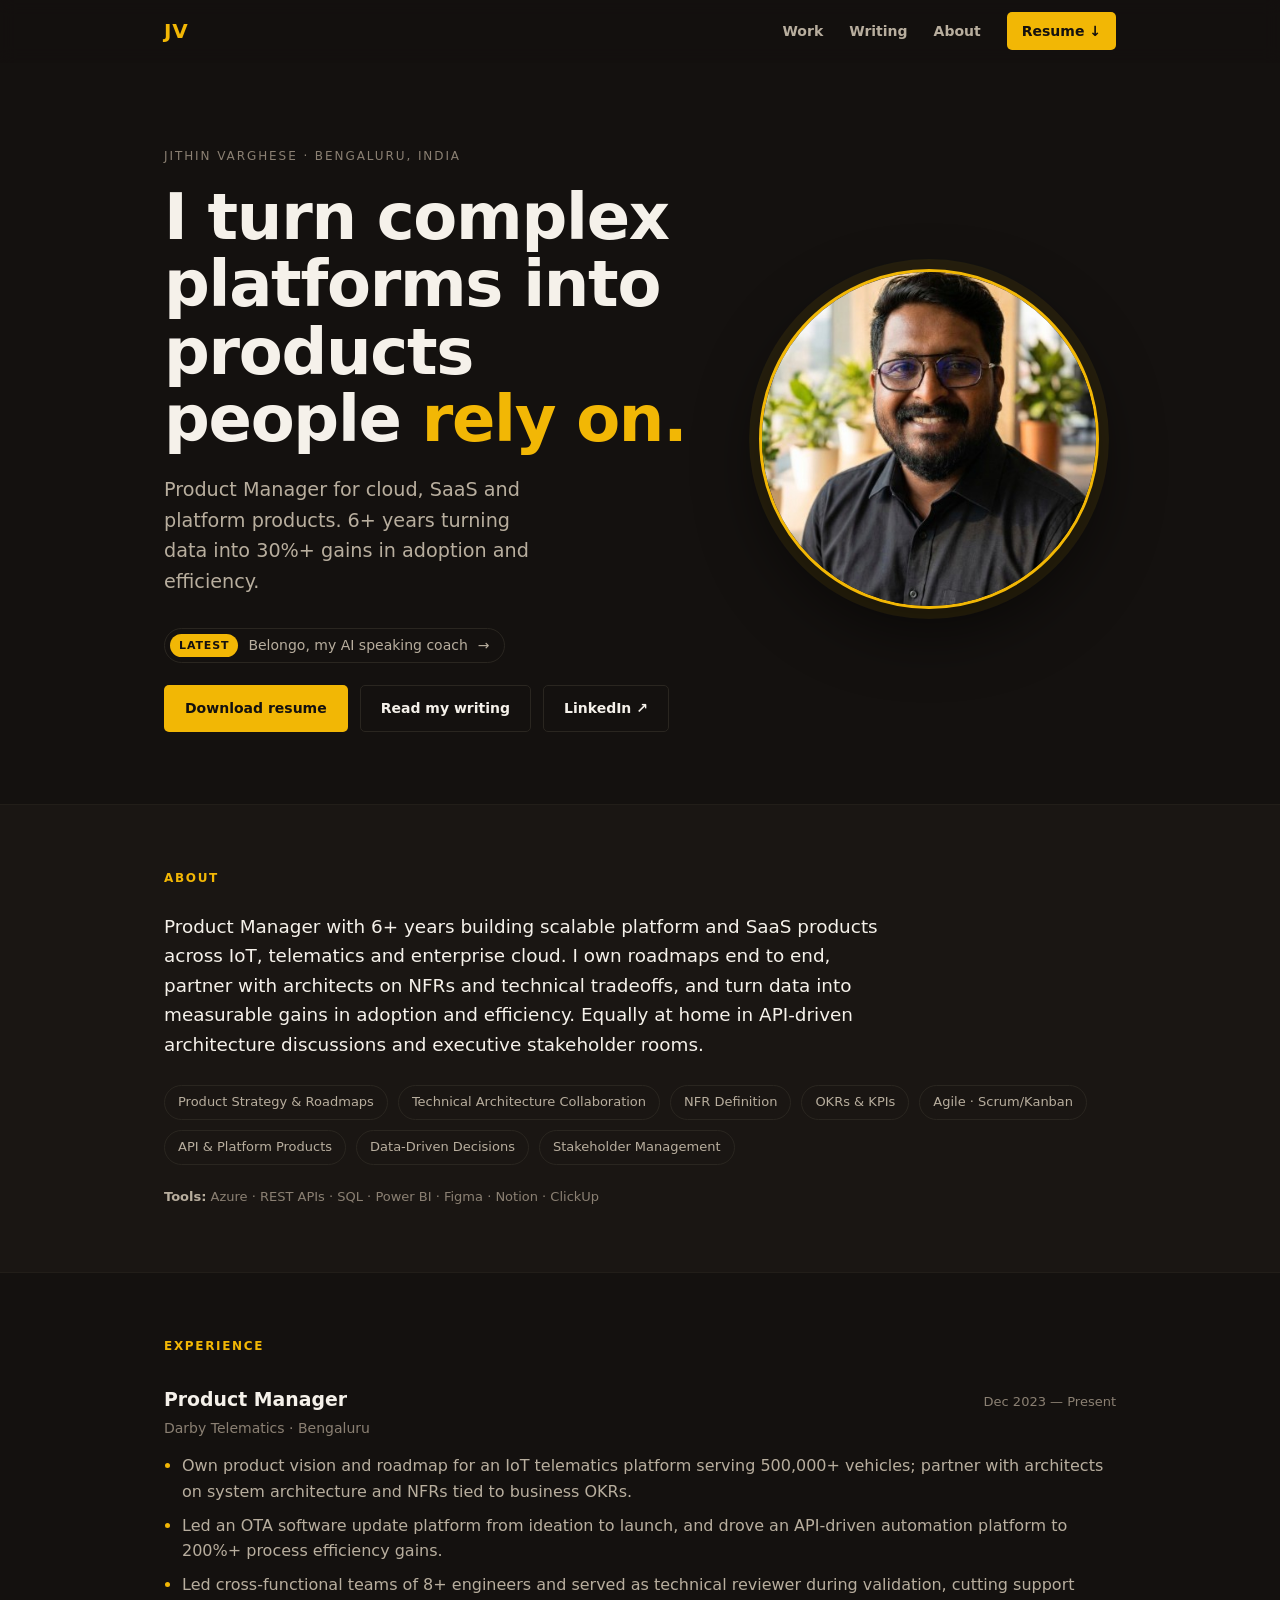
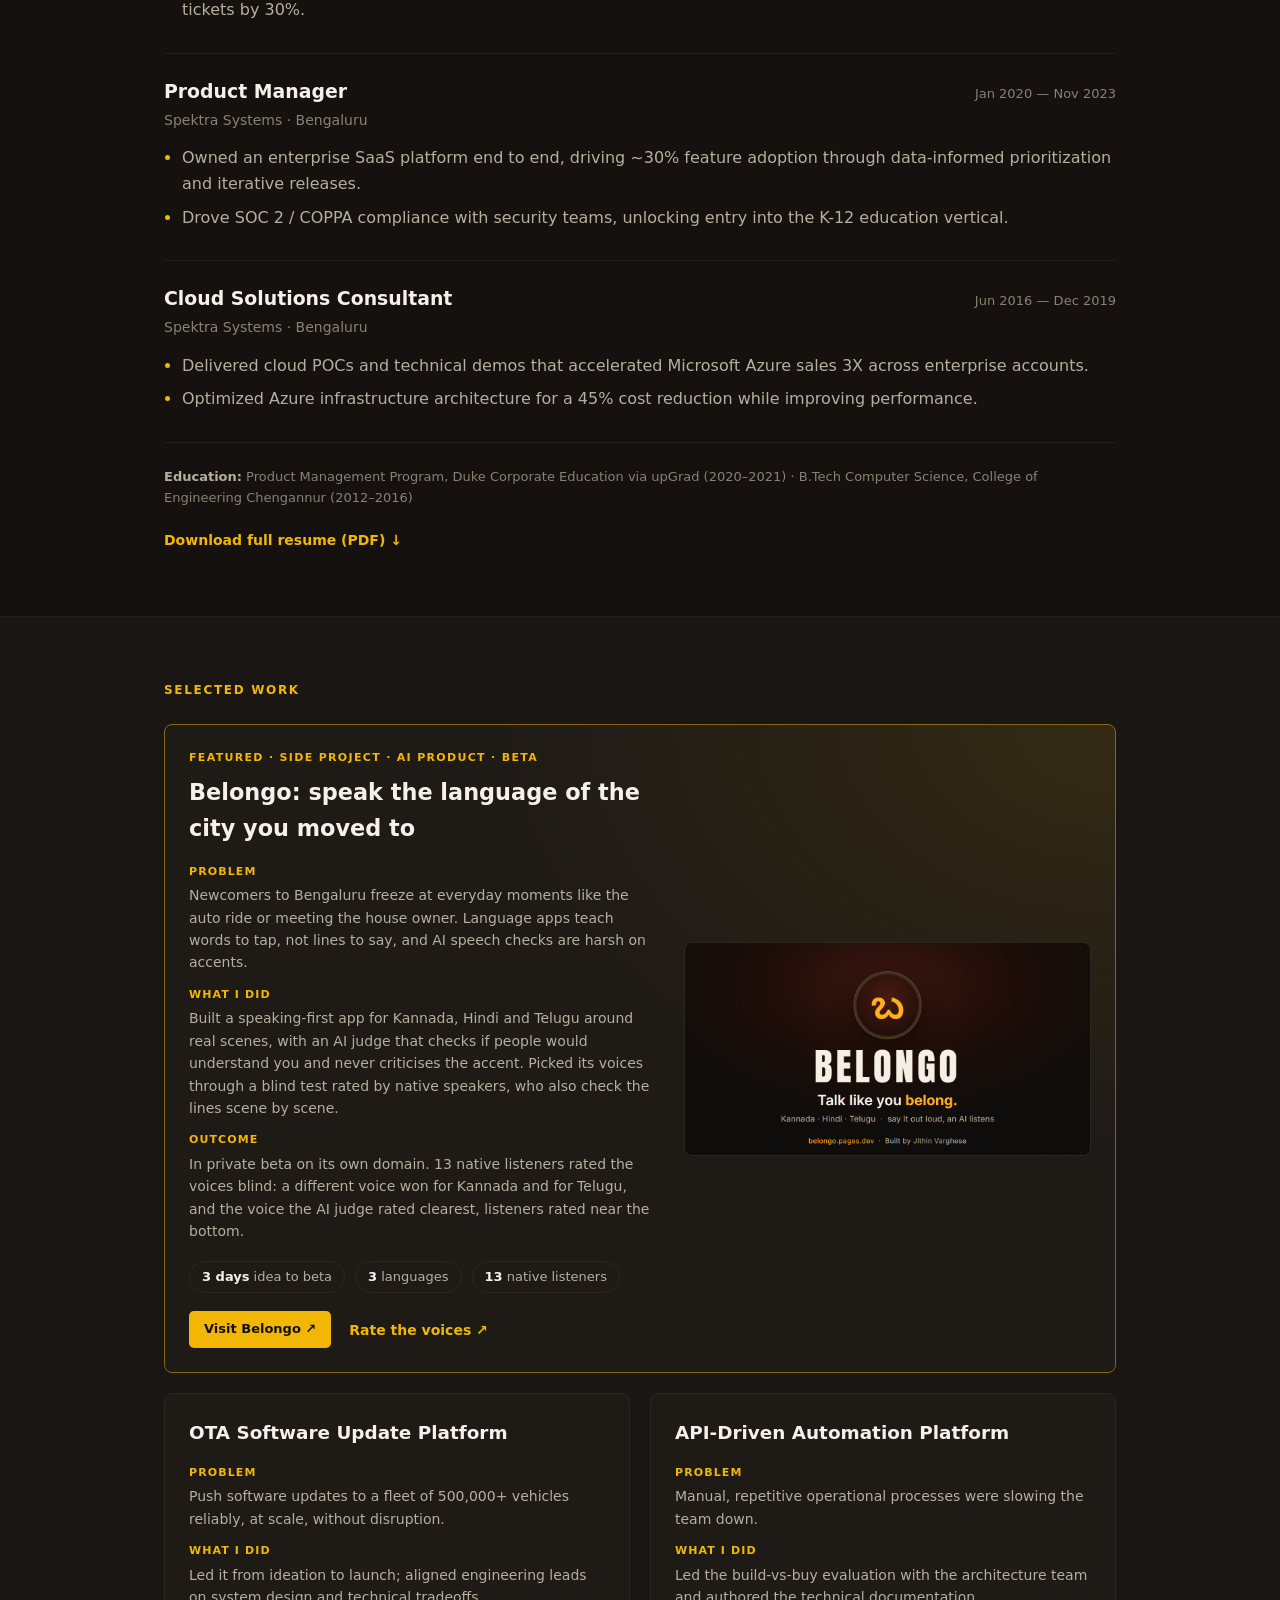
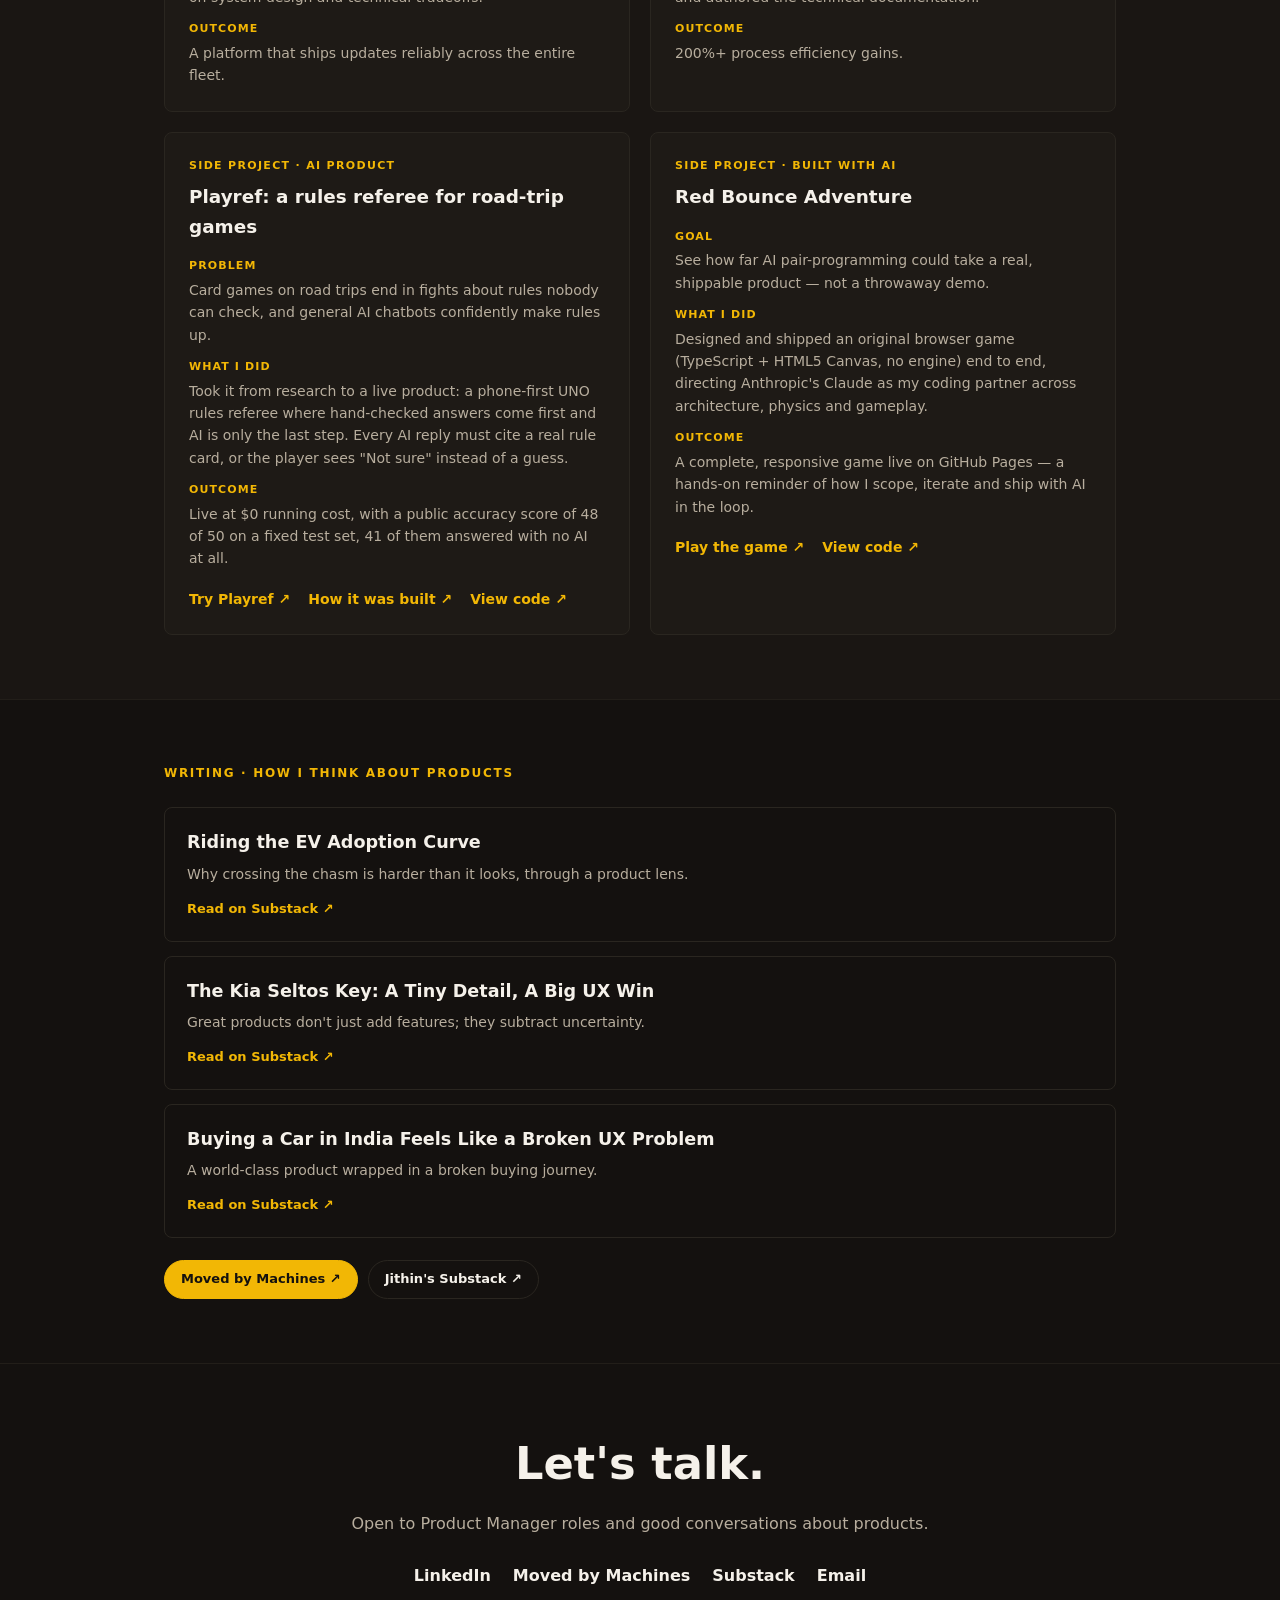
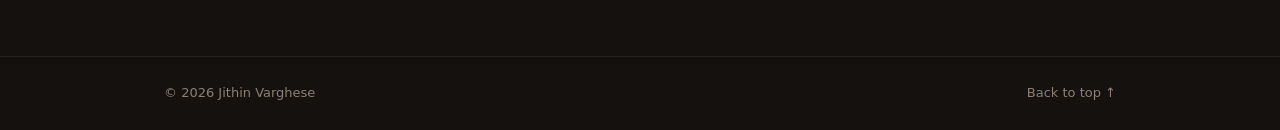
<file: index.html>
<!DOCTYPE html>
<html lang="en">
<head>
  <meta charset="utf-8">
  <meta name="viewport" content="width=device-width, initial-scale=1">
  <title>Jithin Varghese — Product Manager</title>
  <meta name="description" content="Jithin Varghese is a Product Manager for cloud, SaaS and platform products. 6+ years turning data into 30%+ gains in adoption and efficiency across IoT, telematics and enterprise cloud.">
  <link rel="canonical" href="https://jithin-varghese-pm.github.io/">

  <!-- Favicon -->
  <link rel="icon" href="assets/favicon.svg" type="image/svg+xml">

  <!-- Open Graph / social share -->
  <meta property="og:type" content="website">
  <meta property="og:url" content="https://jithin-varghese-pm.github.io/">
  <meta property="og:title" content="Jithin Varghese — Product Manager">
  <meta property="og:description" content="Product Manager for cloud, SaaS and platform products. I turn complex platforms into products people rely on.">
  <meta property="og:image" content="https://jithin-varghese-pm.github.io/assets/og-image.png">
  <meta name="twitter:card" content="summary_large_image">

  <link rel="preconnect" href="https://fonts.googleapis.com">
  <link rel="stylesheet" href="style.css?v=belongo">
</head>
<body>
  <a class="skip-link" href="#main">Skip to content</a>

  <!-- ===== NAV ===== -->
  <header class="site-nav" id="top">
    <div class="container nav-inner">
      <a href="#top" class="monogram" aria-label="Jithin Varghese, home">JV</a>
      <nav class="nav-links" aria-label="Primary">
        <a href="#work">Work</a>
        <a href="#writing">Writing</a>
        <a href="#about">About</a>
        <a class="btn btn-primary btn-sm" href="resume.pdf" download>Resume ↓</a>
      </nav>
    </div>
  </header>

  <main id="main">

    <!-- ===== HERO ===== -->
    <section class="hero">
      <div class="container hero-inner">
        <div class="hero-text">
          <p class="eyebrow">Jithin Varghese · Bengaluru, India</p>
          <h1>I turn complex platforms into products people <span class="accent">rely on.</span></h1>
          <p class="lead">Product Manager for cloud, SaaS and platform products. 6+ years turning data into 30%+ gains in adoption and efficiency.</p>
          <a class="latest" href="#belongo"><span class="latest-tag">Latest</span> Belongo, my AI speaking coach <span aria-hidden="true">→</span></a>
          <div class="cta-row">
            <a class="btn btn-primary" href="resume.pdf" download>Download resume</a>
            <a class="btn btn-ghost" href="#writing">Read my writing</a>
            <a class="btn btn-ghost" href="https://www.linkedin.com/in/jithin-varghese-pm/" target="_blank" rel="noopener">LinkedIn ↗</a>
          </div>
        </div>
        <div class="hero-photo">
          <img src="assets/jithin.jpg" alt="Portrait of Jithin Varghese" width="360" height="360">
        </div>
      </div>
    </section>

    <!-- ===== ABOUT ===== -->
    <section id="about" class="section band">
      <div class="container">
        <p class="section-label">About</p>
        <p class="bio">Product Manager with 6+ years building scalable platform and SaaS products across IoT, telematics and enterprise cloud. I own roadmaps end to end, partner with architects on NFRs and technical tradeoffs, and turn data into measurable gains in adoption and efficiency. Equally at home in API-driven architecture discussions and executive stakeholder rooms.</p>
        <ul class="tags" aria-label="Core skills">
          <li>Product Strategy &amp; Roadmaps</li>
          <li>Technical Architecture Collaboration</li>
          <li>NFR Definition</li>
          <li>OKRs &amp; KPIs</li>
          <li>Agile · Scrum/Kanban</li>
          <li>API &amp; Platform Products</li>
          <li>Data-Driven Decisions</li>
          <li>Stakeholder Management</li>
        </ul>
        <p class="tools"><span>Tools:</span> Azure · REST APIs · SQL · Power BI · Figma · Notion · ClickUp</p>
      </div>
    </section>

    <!-- ===== EXPERIENCE ===== -->
    <section id="experience" class="section">
      <div class="container">
        <p class="section-label">Experience</p>

        <article class="role">
          <div class="role-head">
            <div>
              <h3>Product Manager</h3>
              <p class="role-org">Darby Telematics · Bengaluru</p>
            </div>
            <p class="role-dates">Dec 2023 — Present</p>
          </div>
          <ul class="role-points">
            <li>Own product vision and roadmap for an IoT telematics platform serving 500,000+ vehicles; partner with architects on system architecture and NFRs tied to business OKRs.</li>
            <li>Led an OTA software update platform from ideation to launch, and drove an API-driven automation platform to 200%+ process efficiency gains.</li>
            <li>Led cross-functional teams of 8+ engineers and served as technical reviewer during validation, cutting support tickets by 30%.</li>
          </ul>
        </article>

        <article class="role">
          <div class="role-head">
            <div>
              <h3>Product Manager</h3>
              <p class="role-org">Spektra Systems · Bengaluru</p>
            </div>
            <p class="role-dates">Jan 2020 — Nov 2023</p>
          </div>
          <ul class="role-points">
            <li>Owned an enterprise SaaS platform end to end, driving ~30% feature adoption through data-informed prioritization and iterative releases.</li>
            <li>Drove SOC 2 / COPPA compliance with security teams, unlocking entry into the K-12 education vertical.</li>
          </ul>
        </article>

        <article class="role">
          <div class="role-head">
            <div>
              <h3>Cloud Solutions Consultant</h3>
              <p class="role-org">Spektra Systems · Bengaluru</p>
            </div>
            <p class="role-dates">Jun 2016 — Dec 2019</p>
          </div>
          <ul class="role-points">
            <li>Delivered cloud POCs and technical demos that accelerated Microsoft Azure sales 3X across enterprise accounts.</li>
            <li>Optimized Azure infrastructure architecture for a 45% cost reduction while improving performance.</li>
          </ul>
        </article>

        <p class="edu"><span>Education:</span> Product Management Program, Duke Corporate Education via upGrad (2020–2021) · B.Tech Computer Science, College of Engineering Chengannur (2012–2016)</p>
        <a class="inline-link" href="resume.pdf" download>Download full resume (PDF) ↓</a>
      </div>
    </section>

    <!-- ===== SELECTED WORK ===== -->
    <section id="work" class="section band">
      <div class="container">
        <p class="section-label">Selected Work</p>
        <div class="work-grid">

          <article class="work-card featured" id="belongo">
            <div class="featured-text">
              <p class="card-tag">Featured · Side project · AI product · Beta</p>
              <h3>Belongo: speak the language of the city you moved to</h3>
              <dl class="pao">
                <dt>Problem</dt>
                <dd>Newcomers to Bengaluru freeze at everyday moments like the auto ride or meeting the house owner. Language apps teach words to tap, not lines to say, and AI speech checks are harsh on accents.</dd>
                <dt>What I did</dt>
                <dd>Built a speaking-first app for Kannada, Hindi and Telugu around real scenes, with an AI judge that checks if people would understand you and never criticises the accent. Picked its voices through a blind test rated by native speakers, who also check the lines scene by scene.</dd>
                <dt>Outcome</dt>
                <dd>In private beta on its own domain. 13 native listeners rated the voices blind: a different voice won for Kannada and for Telugu, and the voice the AI judge rated clearest, listeners rated near the bottom.</dd>
              </dl>
              <ul class="stats" aria-label="Belongo in numbers">
                <li><strong>3 days</strong> idea to beta</li>
                <li><strong>3</strong> languages</li>
                <li><strong>13</strong> native listeners</li>
              </ul>
              <div class="card-links">
                <a class="btn btn-primary btn-sm" href="https://getbelongo.com/" target="_blank" rel="noopener">Visit Belongo ↗</a>
                <a class="inline-link" href="https://getbelongo.com/voices" target="_blank" rel="noopener">Rate the voices ↗</a>
              </div>
            </div>
            <a class="featured-art" href="https://getbelongo.com/" target="_blank" rel="noopener" tabindex="-1" aria-hidden="true">
              <img src="assets/belongo.png" alt="" width="1200" height="630" loading="lazy">
            </a>
          </article>

          <article class="work-card">
            <h3>OTA Software Update Platform</h3>
            <dl class="pao">
              <dt>Problem</dt>
              <dd>Push software updates to a fleet of 500,000+ vehicles reliably, at scale, without disruption.</dd>
              <dt>What I did</dt>
              <dd>Led it from ideation to launch; aligned engineering leads on system design and technical tradeoffs.</dd>
              <dt>Outcome</dt>
              <dd>A platform that ships updates reliably across the entire fleet.</dd>
            </dl>
          </article>

          <article class="work-card">
            <h3>API-Driven Automation Platform</h3>
            <dl class="pao">
              <dt>Problem</dt>
              <dd>Manual, repetitive operational processes were slowing the team down.</dd>
              <dt>What I did</dt>
              <dd>Led the build-vs-buy evaluation with the architecture team and authored the technical documentation.</dd>
              <dt>Outcome</dt>
              <dd>200%+ process efficiency gains.</dd>
            </dl>
          </article>

          <article class="work-card">
            <p class="card-tag">Side project · AI product</p>
            <h3>Playref: a rules referee for road-trip games</h3>
            <dl class="pao">
              <dt>Problem</dt>
              <dd>Card games on road trips end in fights about rules nobody can check, and general AI chatbots confidently make rules up.</dd>
              <dt>What I did</dt>
              <dd>Took it from research to a live product: a phone-first UNO rules referee where hand-checked answers come first and AI is only the last step. Every AI reply must cite a real rule card, or the player sees "Not sure" instead of a guess.</dd>
              <dt>Outcome</dt>
              <dd>Live at $0 running cost, with a public accuracy score of 48 of 50 on a fixed test set, 41 of them answered with no AI at all.</dd>
            </dl>
            <div class="card-links">
              <a class="inline-link" href="https://playref.pages.dev/" target="_blank" rel="noopener">Try Playref ↗</a>
              <a class="inline-link" href="https://playref.pages.dev/#/about" target="_blank" rel="noopener">How it was built ↗</a>
              <a class="inline-link" href="https://github.com/jithin-varghese-pm/playref" target="_blank" rel="noopener">View code ↗</a>
            </div>
          </article>

          <article class="work-card">
            <p class="card-tag">Side project · Built with AI</p>
            <h3>Red Bounce Adventure</h3>
            <dl class="pao">
              <dt>Goal</dt>
              <dd>See how far AI pair-programming could take a real, shippable product — not a throwaway demo.</dd>
              <dt>What I did</dt>
              <dd>Designed and shipped an original browser game (TypeScript + HTML5 Canvas, no engine) end to end, directing Anthropic's Claude as my coding partner across architecture, physics and gameplay.</dd>
              <dt>Outcome</dt>
              <dd>A complete, responsive game live on GitHub Pages — a hands-on reminder of how I scope, iterate and ship with AI in the loop.</dd>
            </dl>
            <div class="card-links">
              <a class="inline-link" href="https://jithin-varghese-pm.github.io/red-bounce-adventure/" target="_blank" rel="noopener">Play the game ↗</a>
              <a class="inline-link" href="https://github.com/jithin-varghese-pm/red-bounce-adventure" target="_blank" rel="noopener">View code ↗</a>
            </div>
          </article>

        </div>
      </div>
    </section>

    <!-- ===== WRITING ===== -->
    <section id="writing" class="section">
      <div class="container">
        <p class="section-label">Writing · How I think about products</p>
        <div class="essay-list">
          <a class="essay-card" href="https://movedbymachines.substack.com/p/riding-the-ev-adoption-curve-why" target="_blank" rel="noopener">
            <h3>Riding the EV Adoption Curve</h3>
            <p>Why crossing the chasm is harder than it looks, through a product lens.</p>
            <span class="essay-more">Read on Substack ↗</span>
          </a>
          <a class="essay-card" href="https://movedbymachines.substack.com/p/the-kia-seltos-key-a-tiny-detail-2c9" target="_blank" rel="noopener">
            <h3>The Kia Seltos Key: A Tiny Detail, A Big UX Win</h3>
            <p>Great products don't just add features; they subtract uncertainty.</p>
            <span class="essay-more">Read on Substack ↗</span>
          </a>
          <a class="essay-card" href="https://movedbymachines.substack.com/p/buying-a-car-in-india-feels-like" target="_blank" rel="noopener">
            <h3>Buying a Car in India Feels Like a Broken UX Problem</h3>
            <p>A world-class product wrapped in a broken buying journey.</p>
            <span class="essay-more">Read on Substack ↗</span>
          </a>
        </div>
        <div class="chips">
          <a class="chip chip-primary" href="https://movedbymachines.substack.com/" target="_blank" rel="noopener">Moved by Machines ↗</a>
          <a class="chip" href="https://jithinvarghese.substack.com/" target="_blank" rel="noopener">Jithin's Substack ↗</a>
        </div>
      </div>
    </section>

    <!-- ===== CONNECT ===== -->
    <section id="connect" class="section connect">
      <div class="container">
        <h2>Let's talk.</h2>
        <p class="connect-sub">Open to Product Manager roles and good conversations about products.</p>
        <div class="connect-links">
          <a href="https://www.linkedin.com/in/jithin-varghese-pm/" target="_blank" rel="noopener">LinkedIn</a>
          <a href="https://movedbymachines.substack.com/" target="_blank" rel="noopener">Moved by Machines</a>
          <a href="https://jithinvarghese.substack.com/" target="_blank" rel="noopener">Substack</a>
          <a href="mailto:jithinvarghese.varghese8@gmail.com">Email</a>
        </div>
      </div>
    </section>

  </main>

  <footer class="site-footer">
    <div class="container">
      <span>© <span id="year"></span> Jithin Varghese</span>
      <a href="#top">Back to top ↑</a>
    </div>
  </footer>

  <script src="main.js"></script>

  <!-- Analytics: GoatCounter (privacy-friendly, no cookies) -->
  <script data-goatcounter="https://jithin-varghese.goatcounter.com/count"
          async src="//gc.zgo.at/count.js"></script>
</body>
</html>
</file>
<file: style.css>
/* ===========================================================
   Jithin Varghese — Portfolio
   Style C: Bold Statement (dark + amber)
   =========================================================== */

:root {
  --bg:        #14110F;
  --bg-band:   #1A1613;
  --surface:   #1E1A16;
  --text:      #F5F1EA;
  --muted:     #B8AE9E;
  --subtle:    #8B8073;
  --accent:    #F2B705;
  --accent-ink:#14110F;
  --line:      #2A2620;
  --line-soft: #221E19;

  --maxw: 1000px;
  --radius: 8px;
  --radius-sm: 5px;

  --font: system-ui, -apple-system, "Segoe UI", Roboto, Helvetica, Arial, sans-serif;
}

/* ---------- Reset / base ---------- */
*, *::before, *::after { box-sizing: border-box; }
html { scroll-behavior: smooth; }
@media (prefers-reduced-motion: reduce) { html { scroll-behavior: auto; } }

body {
  margin: 0;
  background: var(--bg);
  color: var(--text);
  font-family: var(--font);
  line-height: 1.6;
  -webkit-font-smoothing: antialiased;
  text-rendering: optimizeLegibility;
}

img { max-width: 100%; display: block; }
a { color: inherit; text-decoration: none; }

.container {
  width: 100%;
  max-width: var(--maxw);
  margin: 0 auto;
  padding: 0 24px;
}

:focus-visible {
  outline: 2px solid var(--accent);
  outline-offset: 3px;
  border-radius: 3px;
}

.skip-link {
  position: absolute;
  left: -9999px;
  top: 0;
  background: var(--accent);
  color: var(--accent-ink);
  padding: 10px 16px;
  font-weight: 700;
  z-index: 100;
}
.skip-link:focus { left: 12px; top: 12px; }

/* ---------- Buttons ---------- */
.btn {
  display: inline-block;
  font-size: 14px;
  font-weight: 600;
  padding: 11px 20px;
  border-radius: var(--radius-sm);
  border: 1px solid transparent;
  transition: transform .15s ease, background .15s ease, border-color .15s ease;
}
.btn:hover { transform: translateY(-2px); }
.btn-sm { padding: 7px 14px; font-size: 13px; }
.btn-primary { background: var(--accent); color: var(--accent-ink); font-weight: 700; }
.btn-primary:hover { background: #ffca2b; }
.btn-ghost { border-color: var(--line); color: var(--text); }
.btn-ghost:hover { border-color: var(--accent); color: var(--accent); }

/* ---------- Nav ---------- */
.site-nav {
  position: sticky;
  top: 0;
  z-index: 50;
  background: rgba(20, 17, 15, 0.82);
  backdrop-filter: blur(8px);
  border-bottom: 1px solid transparent;
  transition: border-color .2s ease, background .2s ease;
}
.site-nav.scrolled { border-bottom-color: var(--line); }
.nav-inner {
  display: flex;
  align-items: center;
  justify-content: space-between;
  height: 62px;
}
.monogram {
  font-weight: 800;
  font-size: 20px;
  letter-spacing: .04em;
  color: var(--accent);
}
.nav-links { display: flex; align-items: center; gap: 26px; }
.nav-links a { font-size: 14px; font-weight: 600; color: var(--muted); }
.nav-links a:hover { color: var(--text); }
.nav-links a.btn-primary { color: var(--accent-ink); }
.nav-links a.btn-primary:hover { color: var(--accent-ink); }

/* ---------- Hero ---------- */
.hero { padding: 84px 0 72px; }
.hero-inner {
  display: grid;
  grid-template-columns: 1.4fr 1fr;
  gap: 56px;
  align-items: center;
}
.eyebrow {
  font-size: 12px;
  letter-spacing: .16em;
  text-transform: uppercase;
  color: var(--subtle);
  margin: 0 0 18px;
}
h1 {
  font-size: clamp(2.4rem, 5.2vw, 4rem);
  line-height: 1.05;
  letter-spacing: -0.02em;
  font-weight: 800;
  margin: 0 0 22px;
}
.accent { color: var(--accent); }
.lead {
  font-size: clamp(1rem, 1.6vw, 1.2rem);
  color: var(--muted);
  max-width: 30ch;
  margin: 0 0 30px;
}
.cta-row { display: flex; flex-wrap: wrap; gap: 12px; }

.hero-photo { justify-self: center; }
.hero-photo img {
  width: min(340px, 78vw);
  height: min(340px, 78vw);
  object-fit: cover;
  border-radius: 50%;
  border: 3px solid var(--accent);
  box-shadow: 0 0 0 10px rgba(242, 183, 5, 0.08),
              0 24px 60px rgba(0, 0, 0, 0.5);
}

/* ---------- Sections ---------- */
.section { padding: 64px 0; border-top: 1px solid var(--line-soft); }
.band { background: var(--bg-band); }
.section-label {
  color: var(--accent);
  font-size: 12px;
  font-weight: 700;
  letter-spacing: .14em;
  text-transform: uppercase;
  margin: 0 0 24px;
}

/* ---------- About ---------- */
.bio { font-size: 1.15rem; max-width: 62ch; margin: 0 0 26px; color: var(--text); }
.tags { list-style: none; display: flex; flex-wrap: wrap; gap: 10px; padding: 0; margin: 0 0 22px; }
.tags li {
  font-size: 13px;
  color: var(--muted);
  border: 1px solid var(--line);
  padding: 6px 13px;
  border-radius: 20px;
}
.tools { font-size: 13px; color: var(--subtle); margin: 0; }
.tools span { color: var(--muted); font-weight: 600; }

/* ---------- Experience ---------- */
.role { padding: 22px 0; border-bottom: 1px solid var(--line-soft); }
.role:first-of-type { padding-top: 4px; }
.role-head { display: flex; justify-content: space-between; align-items: baseline; gap: 16px; }
.role h3 { margin: 0; font-size: 1.18rem; font-weight: 700; }
.role-org { margin: 3px 0 0; color: var(--subtle); font-size: 14px; }
.role-dates { margin: 0; color: var(--subtle); font-size: 13px; white-space: nowrap; }
.role-points { margin: 14px 0 0; padding-left: 18px; color: var(--muted); }
.role-points li { margin-bottom: 8px; }
.role-points li::marker { color: var(--accent); }
.edu { font-size: 13px; color: var(--subtle); margin: 24px 0 18px; }
.edu span { color: var(--muted); font-weight: 600; }
.inline-link { color: var(--accent); font-size: 14px; font-weight: 600; }
.inline-link:hover { text-decoration: underline; }

/* ---------- Selected Work ---------- */
.work-grid { display: grid; grid-template-columns: 1fr 1fr; gap: 20px; }
.work-card {
  background: var(--surface);
  border: 1px solid var(--line);
  border-radius: var(--radius);
  padding: 24px;
  transition: border-color .15s ease, transform .15s ease;
}
.work-card:hover { border-color: var(--accent); transform: translateY(-3px); }
.work-card h3 { margin: 0 0 16px; font-size: 1.15rem; }
.pao { margin: 0; }
.pao dt {
  font-size: 11px;
  letter-spacing: .1em;
  text-transform: uppercase;
  color: var(--accent);
  font-weight: 700;
  margin-top: 12px;
}
.pao dd { margin: 4px 0 0; color: var(--muted); font-size: 14px; }
.card-tag {
  font-size: 11px;
  letter-spacing: .12em;
  text-transform: uppercase;
  color: var(--accent);
  font-weight: 700;
  margin: 0 0 8px;
}
.card-links { display: flex; flex-wrap: wrap; align-items: center; gap: 18px; margin-top: 18px; }

/* Featured project: full width, text beside its image */
.work-card.featured {
  grid-column: 1 / -1;
  display: grid;
  grid-template-columns: 1.15fr 1fr;
  gap: 28px;
  align-items: center;
  border-color: color-mix(in srgb, var(--accent) 45%, var(--line));
  background: radial-gradient(120% 120% at 100% 0%, rgba(242,183,5,.10), transparent 55%), var(--surface);
  scroll-margin-top: 80px;
}
.work-card.featured h3 { font-size: 1.4rem; }
.featured-art { display: block; border-radius: var(--radius); overflow: hidden; border: 1px solid var(--line); }
.featured-art img { display: block; width: 100%; height: auto; transition: transform .3s ease; }
.work-card.featured:hover .featured-art img { transform: scale(1.03); }
.stats { list-style: none; display: flex; flex-wrap: wrap; gap: 10px; padding: 0; margin: 18px 0 0; }
.stats li { font-size: 13px; color: var(--muted); border: 1px solid var(--line); border-radius: 20px; padding: 5px 12px; }
.stats strong { color: var(--text); }

/* Hero pointer to the latest project */
.latest {
  display: inline-flex; align-items: center; gap: 10px; margin: 0 0 22px;
  font-size: 14px; color: var(--muted);
  border: 1px solid var(--line); border-radius: 999px; padding: 5px 14px 5px 5px;
  transition: border-color .15s ease, color .15s ease;
}
.latest:hover { border-color: var(--accent); color: var(--text); }
.latest-tag { background: var(--accent); color: var(--accent-ink); font-weight: 700; font-size: 11px; letter-spacing: .08em; text-transform: uppercase; border-radius: 999px; padding: 3px 9px; }
@media (prefers-reduced-motion: reduce) { .work-card.featured:hover .featured-art img { transform: none; } }

/* ---------- Writing ---------- */
.essay-list { display: flex; flex-direction: column; gap: 14px; }
.essay-card {
  display: block;
  border: 1px solid var(--line);
  border-radius: var(--radius);
  padding: 20px 22px;
  transition: border-color .15s ease, background .15s ease, transform .15s ease;
}
.essay-card:hover { border-color: var(--accent); background: var(--surface); transform: translateY(-2px); }
.essay-card h3 { margin: 0 0 6px; font-size: 1.1rem; }
.essay-card p { margin: 0 0 10px; color: var(--muted); font-size: 14px; }
.essay-more { color: var(--accent); font-size: 13px; font-weight: 600; }

.chips { display: flex; flex-wrap: wrap; gap: 10px; margin-top: 22px; }
.chip {
  font-size: 13px;
  font-weight: 600;
  padding: 8px 16px;
  border-radius: 20px;
  border: 1px solid var(--line);
  color: var(--text);
  transition: transform .15s ease, border-color .15s ease;
}
.chip:hover { transform: translateY(-2px); border-color: var(--accent); }
.chip-primary { background: var(--accent); color: var(--accent-ink); border-color: var(--accent); }

/* ---------- Connect ---------- */
.connect { text-align: center; }
.connect h2 { font-size: clamp(1.8rem, 4vw, 2.8rem); margin: 0 0 12px; font-weight: 800; }
.connect-sub { color: var(--muted); margin: 0 0 26px; }
.connect-links { display: flex; flex-wrap: wrap; gap: 22px; justify-content: center; }
.connect-links a {
  font-weight: 600;
  color: var(--text);
  border-bottom: 2px solid transparent;
  padding-bottom: 2px;
  transition: color .15s ease, border-color .15s ease;
}
.connect-links a:hover { color: var(--accent); border-bottom-color: var(--accent); }

/* ---------- Footer ---------- */
.site-footer {
  border-top: 1px solid var(--line-soft);
  padding: 26px 0;
  font-size: 13px;
  color: var(--subtle);
}
.site-footer .container { display: flex; justify-content: space-between; align-items: center; }
.site-footer a:hover { color: var(--accent); }

/* ---------- Responsive ---------- */
@media (max-width: 760px) {
  .hero { padding: 56px 0 48px; }
  .hero-inner { grid-template-columns: 1fr; gap: 36px; text-align: center; }
  .hero-text { order: 2; }
  .hero-photo { order: 1; }
  .lead { margin-left: auto; margin-right: auto; }
  .cta-row { justify-content: center; }
  .work-grid { grid-template-columns: 1fr; }
  .work-card.featured { grid-template-columns: 1fr; }
  .featured-art { order: -1; }
}

@media (max-width: 540px) {
  .nav-links { gap: 16px; }
  .nav-links a:not(.btn) { display: none; }
  .role-head { flex-direction: column; }
  .role-dates { order: -1; }
}
</file>
